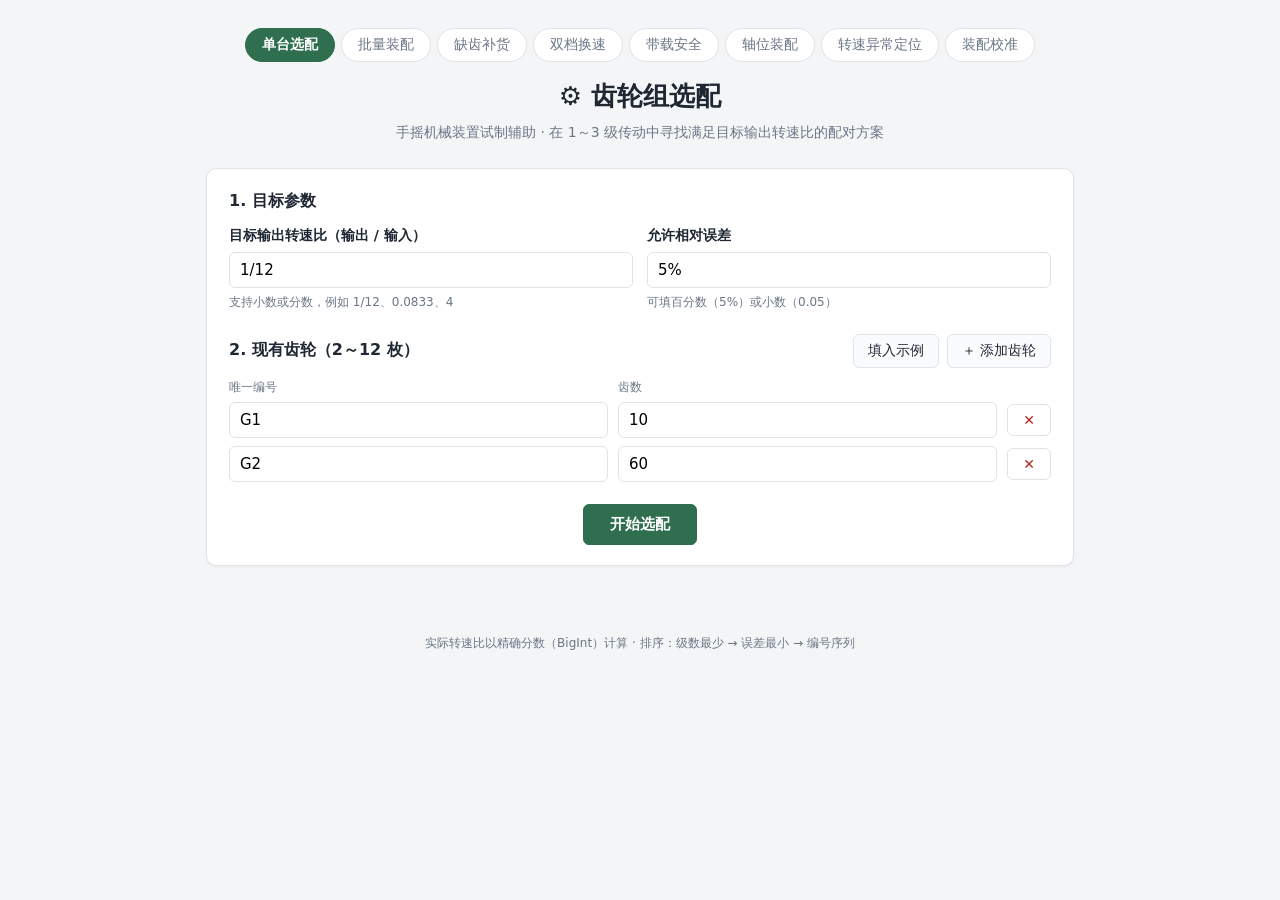
<file: public/index.html>
<!DOCTYPE html>
<html lang="zh-CN">
<head>
  <meta charset="UTF-8" />
  <meta name="viewport" content="width=device-width, initial-scale=1.0" />
  <title>齿轮组选配 · 手摇机械试制</title>
  <link rel="stylesheet" href="styles.css" />
</head>
<body>
  <header class="site-header">
    <nav class="top-nav">
      <a href="/" class="active">单台选配</a>
      <a href="/batch">批量装配</a>
      <a href="/procure">缺齿补货</a>
      <a href="/dual-speed">双档换速</a>
      <a href="/torque">带载安全</a>
      <a href="/layout">轴位装配</a>
      <a href="/diagnose">转速异常定位</a>
      <a href="/phase-reset">装配校准</a>
    </nav>
    <h1>⚙️ 齿轮组选配</h1>
    <p class="subtitle">手摇机械装置试制辅助 · 在 1～3 级传动中寻找满足目标输出转速比的配对方案</p>
  </header>

  <main>
    <form id="search-form" class="card">
      <section>
        <h2>1. 目标参数</h2>
        <div class="grid two">
          <label class="field">
            <span>目标输出转速比（输出 / 输入）</span>
            <input id="target" name="target" value="1/12" placeholder="如 0.0833 或 1/12" required />
            <small>支持小数或分数，例如 1/12、0.0833、4</small>
          </label>
          <label class="field">
            <span>允许相对误差</span>
            <input id="tolerance" name="tolerance" value="5%" placeholder="如 5% 或 0.05" required />
            <small>可填百分数（5%）或小数（0.05）</small>
          </label>
        </div>
      </section>

      <section>
        <div class="section-head">
          <h2>2. 现有齿轮（2～12 枚）</h2>
          <div class="btn-row">
            <button type="button" id="btn-example" class="btn ghost">填入示例</button>
            <button type="button" id="btn-add" class="btn ghost">＋ 添加齿轮</button>
          </div>
        </div>
        <div class="gear-grid-head">
          <span>唯一编号</span><span>齿数</span><span></span>
        </div>
        <div id="gear-rows"></div>
      </section>

      <div class="actions">
        <button type="submit" class="btn primary">开始选配</button>
      </div>

      <p id="form-error" class="alert error" hidden></p>
    </form>

    <section id="result-panel" class="card" hidden>
      <div class="section-head">
        <h2>3. 选配结果</h2>
        <span id="result-summary" class="summary"></span>
      </div>
      <p id="no-solution" class="alert warn" hidden></p>
      <p id="truncated-note" class="muted" hidden></p>
      <div id="result-list"></div>
    </section>
  </main>

  <footer class="site-footer">
    <span>实际转速比以精确分数（BigInt）计算 · 排序：级数最少 → 误差最小 → 编号序列</span>
  </footer>

  <script src="app.js"></script>
</body>
</html>
</file>
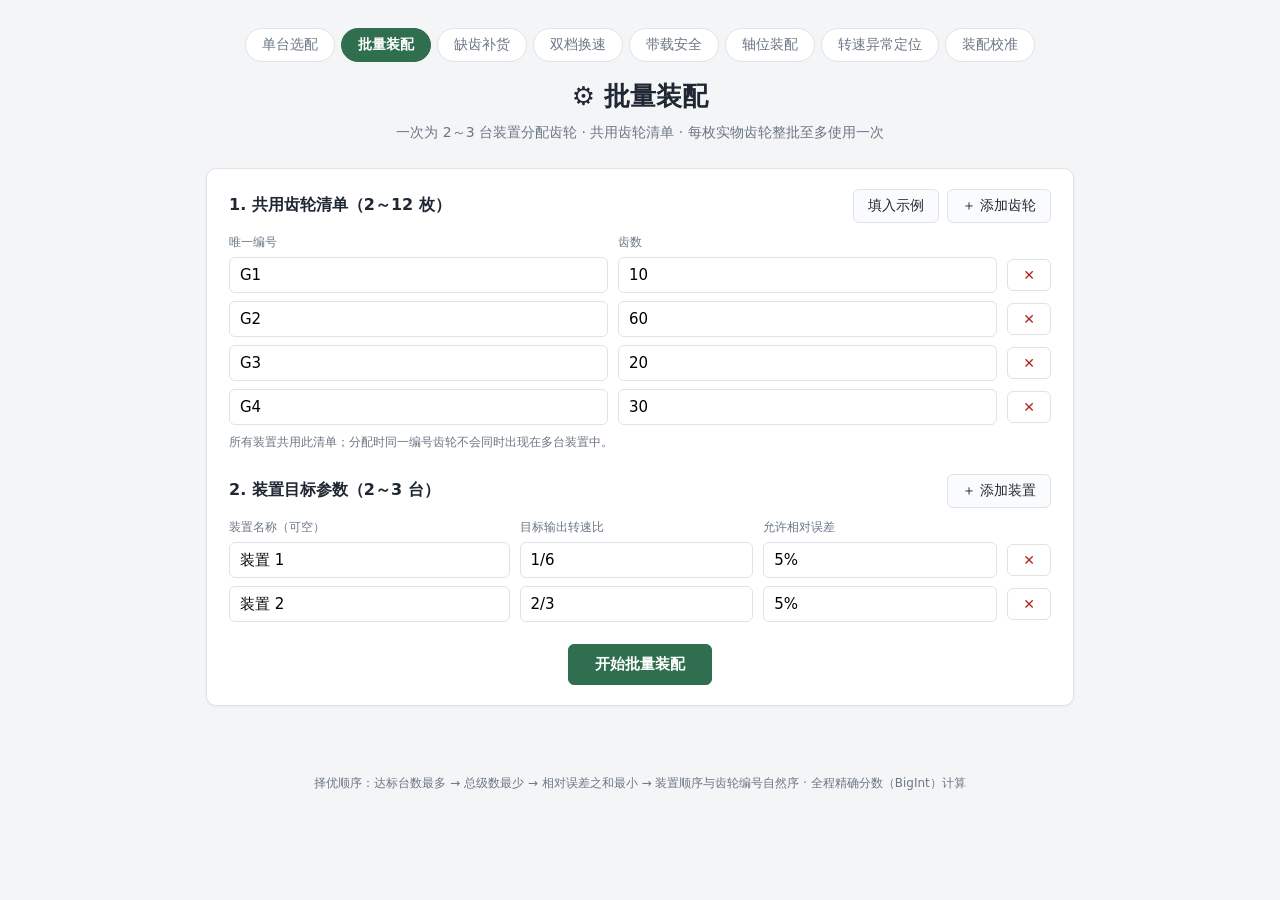
<file: public/batch.html>
<!DOCTYPE html>
<html lang="zh-CN">
<head>
  <meta charset="UTF-8" />
  <meta name="viewport" content="width=device-width, initial-scale=1.0" />
  <title>批量装配 · 齿轮组选配</title>
  <link rel="stylesheet" href="styles.css" />
</head>
<body>
  <header class="site-header">
    <nav class="top-nav">
      <a href="/">单台选配</a>
      <a href="/batch" class="active">批量装配</a>
      <a href="/procure">缺齿补货</a>
      <a href="/dual-speed">双档换速</a>
      <a href="/torque">带载安全</a>
      <a href="/layout">轴位装配</a>
      <a href="/diagnose">转速异常定位</a>
      <a href="/phase-reset">装配校准</a>
    </nav>
    <h1>⚙️ 批量装配</h1>
    <p class="subtitle">一次为 2～3 台装置分配齿轮 · 共用齿轮清单 · 每枚实物齿轮整批至多使用一次</p>
  </header>

  <main>
    <form id="batch-form" class="card">
      <section>
        <div class="section-head">
          <h2>1. 共用齿轮清单（2～12 枚）</h2>
          <div class="btn-row">
            <button type="button" id="btn-example" class="btn ghost">填入示例</button>
            <button type="button" id="btn-add-gear" class="btn ghost">＋ 添加齿轮</button>
          </div>
        </div>
        <div class="gear-grid-head">
          <span>唯一编号</span><span>齿数</span><span></span>
        </div>
        <div id="gear-rows"></div>
        <p class="muted">所有装置共用此清单；分配时同一编号齿轮不会同时出现在多台装置中。</p>
      </section>

      <section>
        <div class="section-head">
          <h2>2. 装置目标参数（2～3 台）</h2>
          <div class="btn-row">
            <button type="button" id="btn-add-device" class="btn ghost">＋ 添加装置</button>
          </div>
        </div>
        <div class="device-grid-head">
          <span>装置名称（可空）</span><span>目标输出转速比</span><span>允许相对误差</span><span></span>
        </div>
        <div id="device-rows"></div>
      </section>

      <div class="actions">
        <button type="submit" class="btn primary">开始批量装配</button>
      </div>

      <p id="form-error" class="alert error" hidden></p>
    </form>

    <section id="result-panel" class="card" hidden>
      <div class="section-head">
        <h2>3. 批量分配结果</h2>
        <span id="result-summary" class="summary"></span>
      </div>
      <div id="device-results"></div>
      <div id="unused-panel" class="unused-panel">
        <h3>未使用齿轮（<span id="unused-count">0</span> 枚）</h3>
        <div id="unused-list" class="chip-list"></div>
      </div>
    </section>
  </main>

  <footer class="site-footer">
    <span>择优顺序：达标台数最多 → 总级数最少 → 相对误差之和最小 → 装置顺序与齿轮编号自然序 · 全程精确分数（BigInt）计算</span>
  </footer>

  <script src="batch.js"></script>
</body>
</html>
</file>
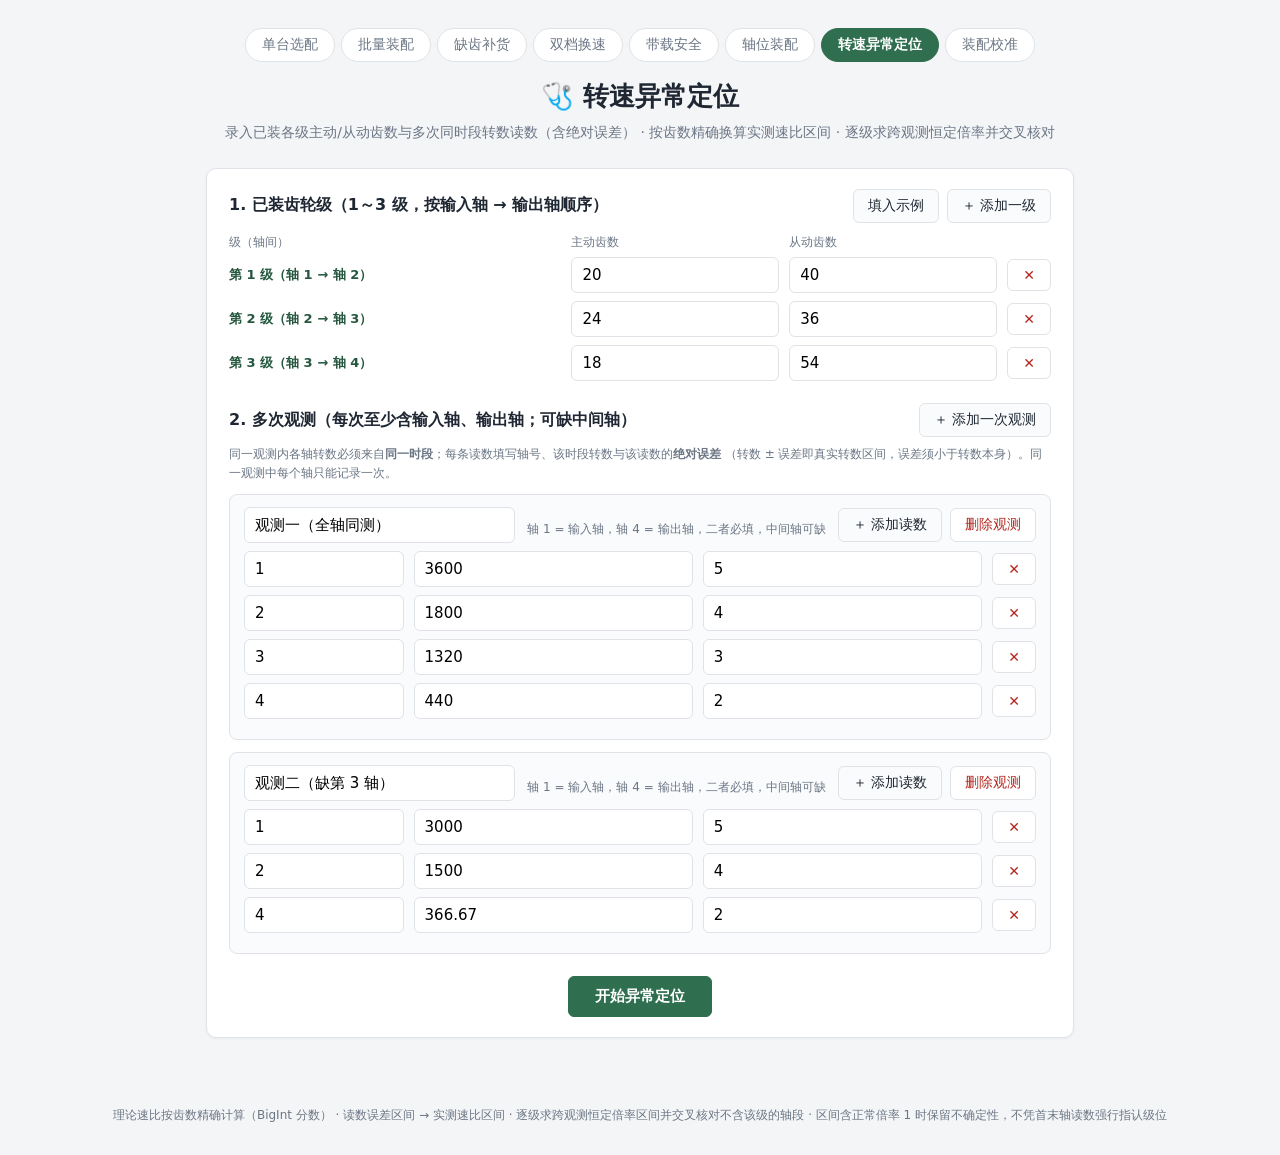
<file: public/diagnose.html>
<!DOCTYPE html>
<html lang="zh-CN">
<head>
  <meta charset="UTF-8" />
  <meta name="viewport" content="width=device-width, initial-scale=1.0" />
  <title>转速异常定位 · 齿轮组选配</title>
  <link rel="stylesheet" href="styles.css" />
</head>
<body>
  <header class="site-header">
    <nav class="top-nav">
      <a href="/">单台选配</a>
      <a href="/batch">批量装配</a>
      <a href="/procure">缺齿补货</a>
      <a href="/dual-speed">双档换速</a>
      <a href="/torque">带载安全</a>
      <a href="/layout">轴位装配</a>
      <a href="/diagnose" class="active">转速异常定位</a>
      <a href="/phase-reset">装配校准</a>
    </nav>
    <h1>🩺 转速异常定位</h1>
    <p class="subtitle">录入已装各级主动/从动齿数与多次同时段转数读数（含绝对误差） · 按齿数精确换算实测速比区间 · 逐级求跨观测恒定倍率并交叉核对</p>
  </header>

  <main>
    <form id="diagnose-form" class="card">
      <section>
        <div class="section-head">
          <h2>1. 已装齿轮级（1～3 级，按输入轴 → 输出轴顺序）</h2>
          <div class="btn-row">
            <button type="button" id="btn-example" class="btn ghost">填入示例</button>
            <button type="button" id="btn-stage-add" class="btn ghost">＋ 添加一级</button>
          </div>
        </div>
        <div class="stage-grid-head">
          <span>级（轴间）</span><span>主动齿数</span><span>从动齿数</span><span></span>
        </div>
        <div id="stage-rows"></div>
      </section>

      <section>
        <div class="section-head">
          <h2>2. 多次观测（每次至少含输入轴、输出轴；可缺中间轴）</h2>
          <div class="btn-row">
            <button type="button" id="btn-obs-add" class="btn ghost">＋ 添加一次观测</button>
          </div>
        </div>
        <p class="muted">
          同一观测内各轴转数必须来自<strong>同一时段</strong>；每条读数填写轴号、该时段转数与该读数的<strong>绝对误差</strong>
          （转数 ± 误差即真实转数区间，误差须小于转数本身）。同一观测中每个轴只能记录一次。
        </p>
        <div id="obs-list"></div>
      </section>

      <div class="actions">
        <button type="submit" class="btn primary">开始异常定位</button>
      </div>

      <p id="form-error" class="alert error" hidden></p>
    </form>

    <section id="result-panel" class="card" hidden>
      <div class="section-head">
        <h2>3. 诊断结果</h2>
        <span id="result-summary" class="summary"></span>
      </div>
      <p id="verdict-alert" class="alert" hidden></p>
      <div id="result-detail"></div>
    </section>
  </main>

  <footer class="site-footer">
    <span>理论速比按齿数精确计算（BigInt 分数） · 读数误差区间 → 实测速比区间 · 逐级求跨观测恒定倍率区间并交叉核对不含该级的轴段 · 区间含正常倍率 1 时保留不确定性，不凭首末轴读数强行指认级位</span>
  </footer>

  <script src="diagnose.js"></script>
</body>
</html>
</file>
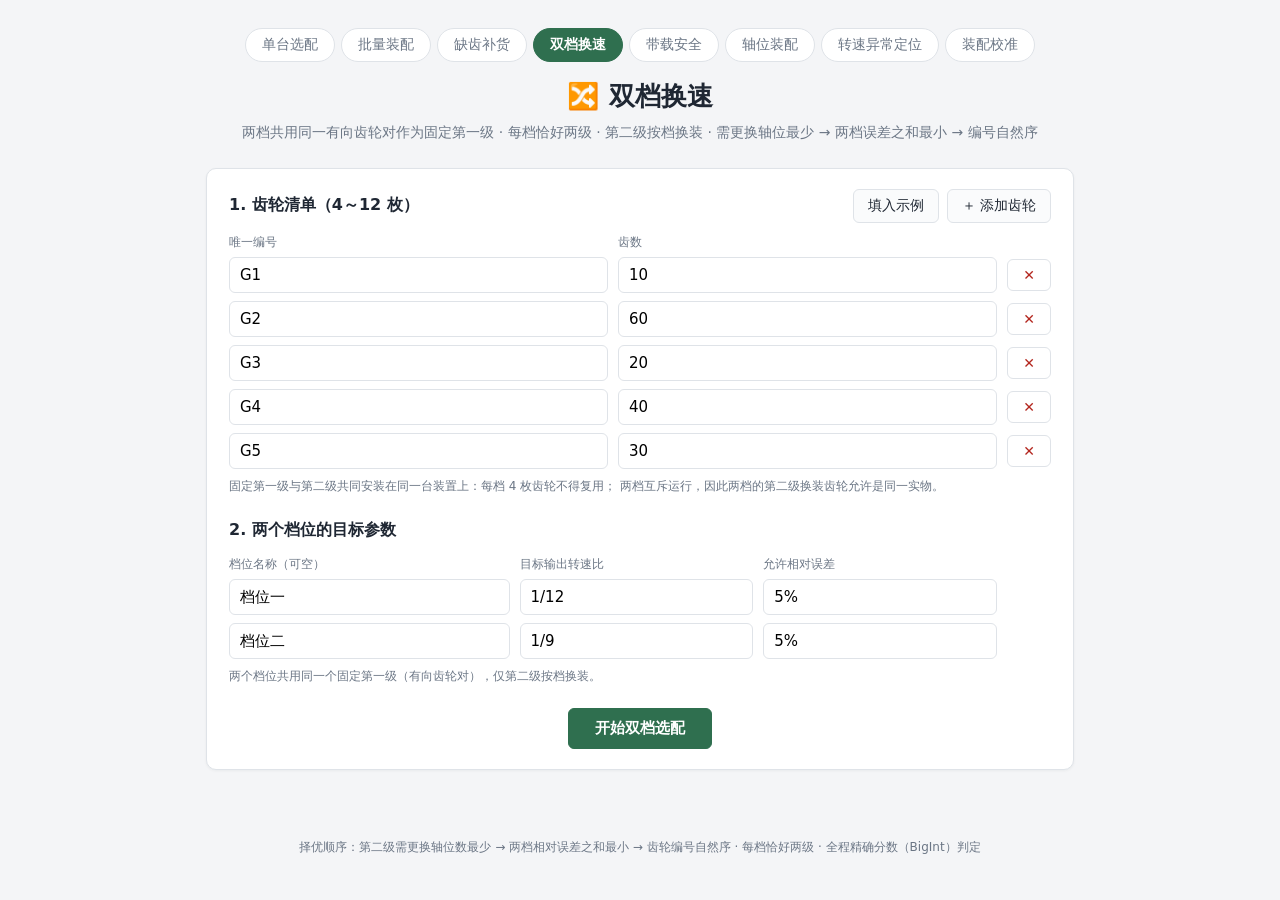
<file: public/dual-speed.html>
<!DOCTYPE html>
<html lang="zh-CN">
<head>
  <meta charset="UTF-8" />
  <meta name="viewport" content="width=device-width, initial-scale=1.0" />
  <title>双档换速 · 齿轮组选配</title>
  <link rel="stylesheet" href="styles.css" />
</head>
<body>
  <header class="site-header">
    <nav class="top-nav">
      <a href="/">单台选配</a>
      <a href="/batch">批量装配</a>
      <a href="/procure">缺齿补货</a>
      <a href="/dual-speed" class="active">双档换速</a>
      <a href="/torque">带载安全</a>
      <a href="/layout">轴位装配</a>
      <a href="/diagnose">转速异常定位</a>
      <a href="/phase-reset">装配校准</a>
    </nav>
    <h1>🔀 双档换速</h1>
    <p class="subtitle">两档共用同一有向齿轮对作为固定第一级 · 每档恰好两级 · 第二级按档换装 · 需更换轴位最少 → 两档误差之和最小 → 编号自然序</p>
  </header>

  <main>
    <form id="dual-form" class="card">
      <section>
        <div class="section-head">
          <h2>1. 齿轮清单（4～12 枚）</h2>
          <div class="btn-row">
            <button type="button" id="btn-example" class="btn ghost">填入示例</button>
            <button type="button" id="btn-add-gear" class="btn ghost">＋ 添加齿轮</button>
          </div>
        </div>
        <div class="gear-grid-head">
          <span>唯一编号</span><span>齿数</span><span></span>
        </div>
        <div id="gear-rows"></div>
        <p class="muted">
          固定第一级与第二级共同安装在同一台装置上：每档 4 枚齿轮不得复用；
          两档互斥运行，因此两档的第二级换装齿轮允许是同一实物。
        </p>
      </section>

      <section>
        <h2>2. 两个档位的目标参数</h2>
        <div class="device-grid-head">
          <span>档位名称（可空）</span><span>目标输出转速比</span><span>允许相对误差</span><span></span>
        </div>
        <div id="speed-rows"></div>
        <p class="muted">两个档位共用同一个固定第一级（有向齿轮对），仅第二级按档换装。</p>
      </section>

      <div class="actions">
        <button type="submit" class="btn primary">开始双档选配</button>
      </div>

      <p id="form-error" class="alert error" hidden></p>
    </form>

    <section id="result-panel" class="card" hidden>
      <div class="section-head">
        <h2>3. 双档选配结果</h2>
        <span id="result-summary" class="summary"></span>
      </div>
      <p id="result-banner" class="alert" hidden></p>
      <div id="no-solution-detail"></div>

      <div id="result-body" hidden>
        <div id="fixed-panel"></div>

        <h3 class="block-title">两档换装方案</h3>
        <div id="speed-results"></div>

        <div id="change-panel" class="unused-panel"></div>
      </div>
    </section>
  </main>

  <footer class="site-footer">
    <span>择优顺序：第二级需更换轴位数最少 → 两档相对误差之和最小 → 齿轮编号自然序 · 每档恰好两级 · 全程精确分数（BigInt）判定</span>
  </footer>

  <script src="dual-speed.js"></script>
</body>
</html>
</file>
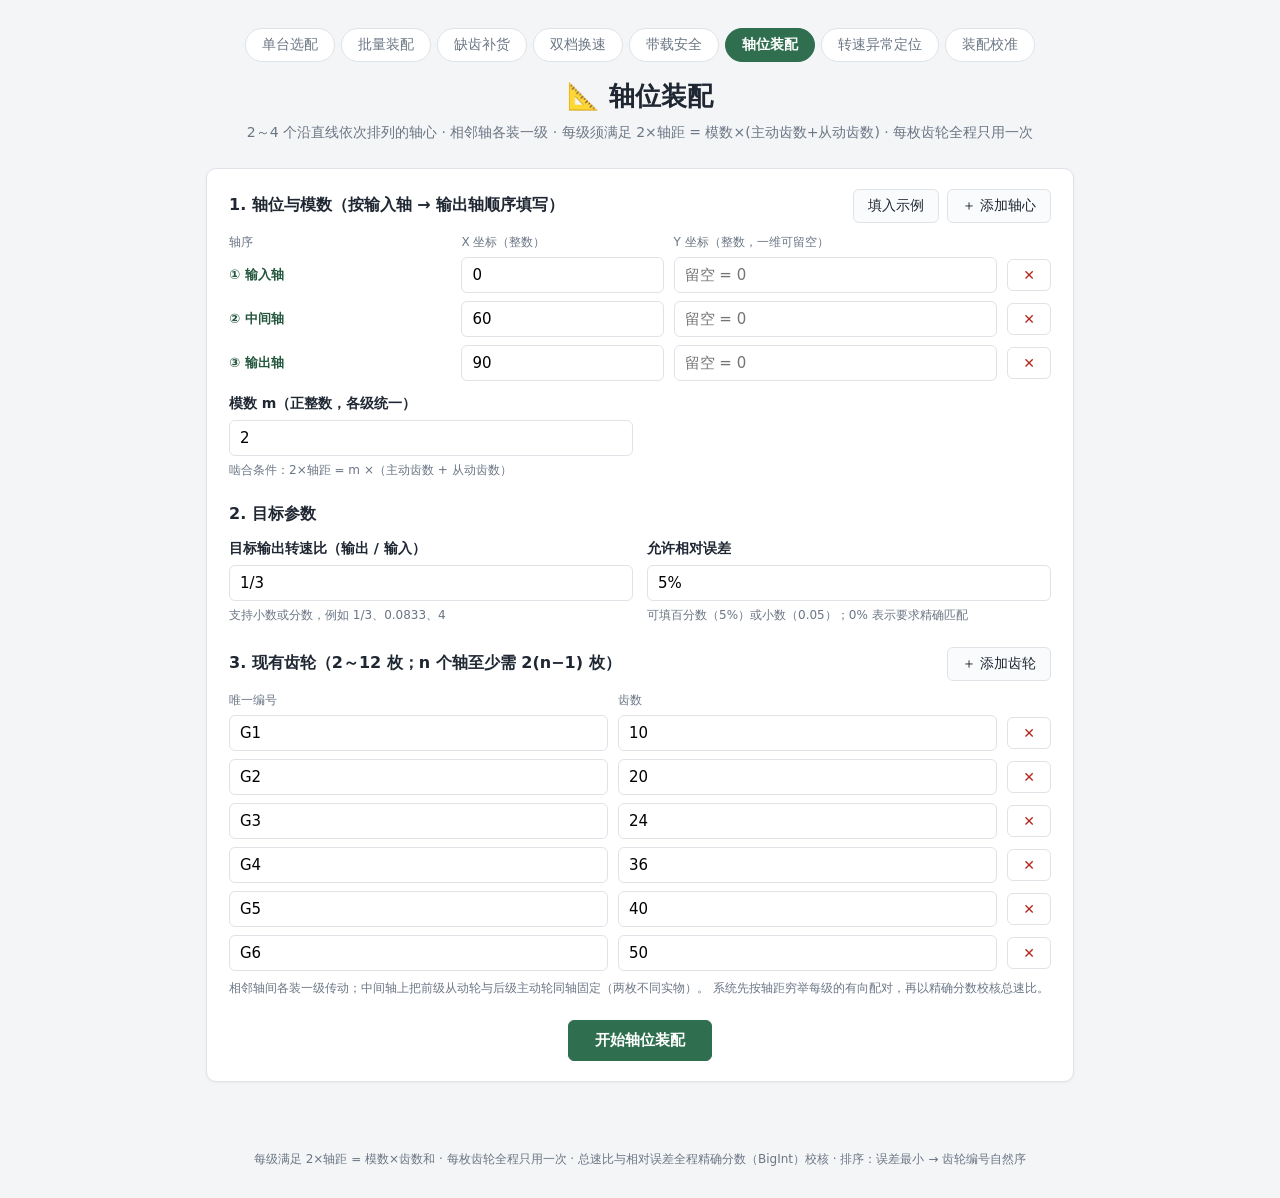
<file: public/layout.html>
<!DOCTYPE html>
<html lang="zh-CN">
<head>
  <meta charset="UTF-8" />
  <meta name="viewport" content="width=device-width, initial-scale=1.0" />
  <title>轴位装配 · 齿轮组选配</title>
  <link rel="stylesheet" href="styles.css" />
</head>
<body>
  <header class="site-header">
    <nav class="top-nav">
      <a href="/">单台选配</a>
      <a href="/batch">批量装配</a>
      <a href="/procure">缺齿补货</a>
      <a href="/dual-speed">双档换速</a>
      <a href="/torque">带载安全</a>
      <a href="/layout" class="active">轴位装配</a>
      <a href="/diagnose">转速异常定位</a>
      <a href="/phase-reset">装配校准</a>
    </nav>
    <h1>📐 轴位装配</h1>
    <p class="subtitle">2～4 个沿直线依次排列的轴心 · 相邻轴各装一级 · 每级须满足 2×轴距 = 模数×(主动齿数+从动齿数) · 每枚齿轮全程只用一次</p>
  </header>

  <main>
    <form id="layout-form" class="card">
      <section>
        <div class="section-head">
          <h2>1. 轴位与模数（按输入轴 → 输出轴顺序填写）</h2>
          <div class="btn-row">
            <button type="button" id="btn-example" class="btn ghost">填入示例</button>
            <button type="button" id="btn-axis-add" class="btn ghost">＋ 添加轴心</button>
          </div>
        </div>
        <div class="axis-grid-head">
          <span>轴序</span><span>X 坐标（整数）</span><span>Y 坐标（整数，一维可留空）</span><span></span>
        </div>
        <div id="axis-rows"></div>
        <div class="grid two" style="margin-top:12px;">
          <label class="field">
            <span>模数 m（正整数，各级统一）</span>
            <input id="module" name="module" type="number" min="1" max="100000" step="1" value="2" required />
            <small>啮合条件：2×轴距 = m ×（主动齿数 + 从动齿数）</small>
          </label>
        </div>
      </section>

      <section>
        <h2>2. 目标参数</h2>
        <div class="grid two">
          <label class="field">
            <span>目标输出转速比（输出 / 输入）</span>
            <input id="target" name="target" value="1/3" placeholder="如 0.0833 或 1/12" required />
            <small>支持小数或分数，例如 1/3、0.0833、4</small>
          </label>
          <label class="field">
            <span>允许相对误差</span>
            <input id="tolerance" name="tolerance" value="5%" placeholder="如 5% 或 0.05" required />
            <small>可填百分数（5%）或小数（0.05）；0% 表示要求精确匹配</small>
          </label>
        </div>
      </section>

      <section>
        <div class="section-head">
          <h2>3. 现有齿轮（2～12 枚；n 个轴至少需 2(n−1) 枚）</h2>
          <div class="btn-row">
            <button type="button" id="btn-gear-add" class="btn ghost">＋ 添加齿轮</button>
          </div>
        </div>
        <div class="gear-grid-head">
          <span>唯一编号</span><span>齿数</span><span></span>
        </div>
        <div id="gear-rows"></div>
        <p class="muted">
          相邻轴间各装一级传动；中间轴上把前级从动轮与后级主动轮同轴固定（两枚不同实物）。
          系统先按轴距穷举每级的有向配对，再以精确分数校核总速比。
        </p>
      </section>

      <div class="actions">
        <button type="submit" class="btn primary">开始轴位装配</button>
      </div>

      <p id="form-error" class="alert error" hidden></p>
    </form>

    <section id="result-panel" class="card" hidden>
      <div class="section-head">
        <h2>4. 装配结果</h2>
        <span id="result-summary" class="summary"></span>
      </div>
      <p id="no-solution" class="alert" hidden></p>
      <div id="geometry-panel"></div>
      <div id="result-detail"></div>
    </section>
  </main>

  <footer class="site-footer">
    <span>每级满足 2×轴距 = 模数×齿数和 · 每枚齿轮全程只用一次 · 总速比与相对误差全程精确分数（BigInt）校核 · 排序：误差最小 → 齿轮编号自然序</span>
  </footer>

  <script src="layout.js"></script>
</body>
</html>
</file>
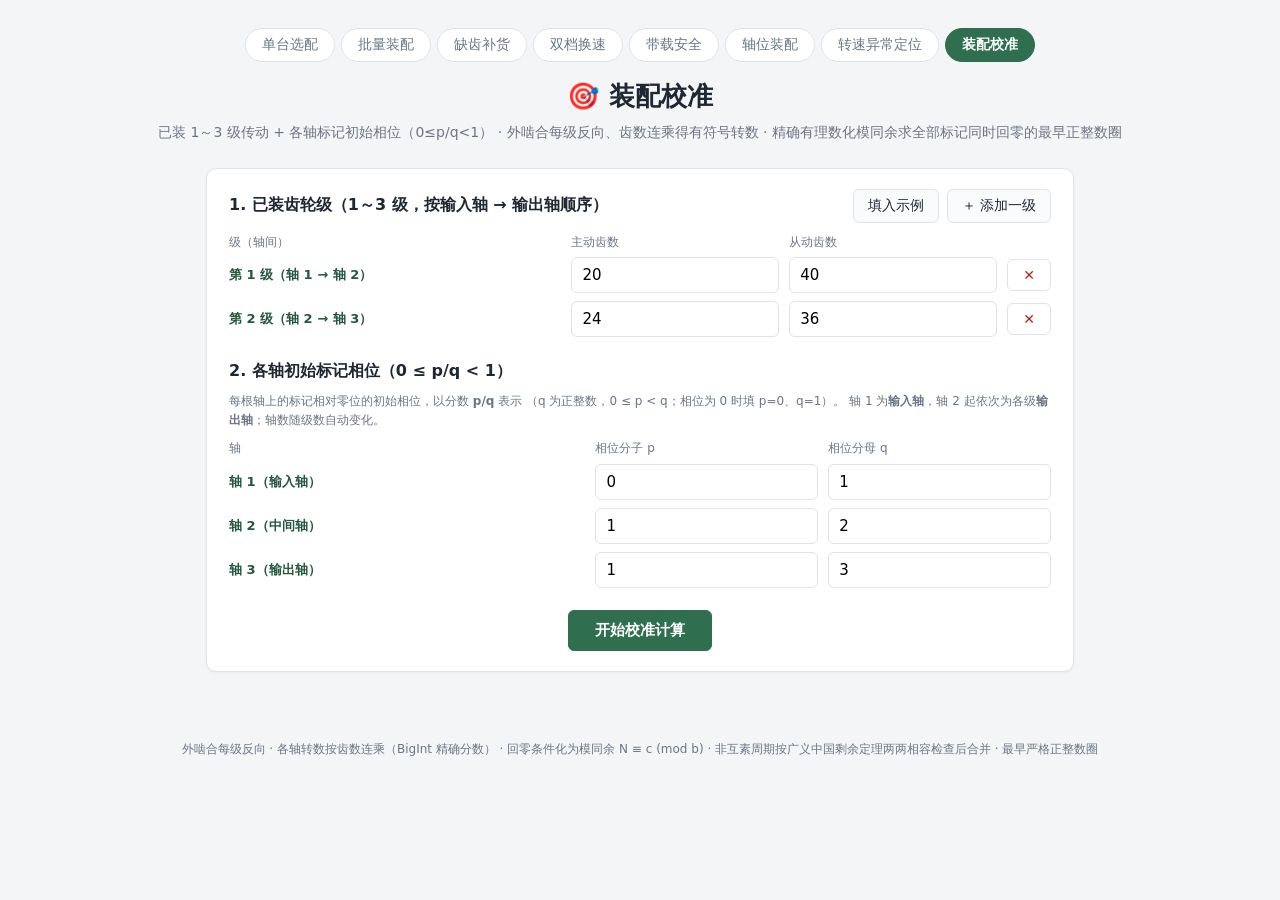
<file: public/phase-reset.html>
<!DOCTYPE html>
<html lang="zh-CN">
<head>
  <meta charset="UTF-8" />
  <meta name="viewport" content="width=device-width, initial-scale=1.0" />
  <title>装配校准 · 齿轮组选配</title>
  <link rel="stylesheet" href="styles.css" />
</head>
<body>
  <header class="site-header">
    <nav class="top-nav">
      <a href="/">单台选配</a>
      <a href="/batch">批量装配</a>
      <a href="/procure">缺齿补货</a>
      <a href="/dual-speed">双档换速</a>
      <a href="/torque">带载安全</a>
      <a href="/layout">轴位装配</a>
      <a href="/diagnose">转速异常定位</a>
      <a href="/phase-reset" class="active">装配校准</a>
    </nav>
    <h1>🎯 装配校准</h1>
    <p class="subtitle">已装 1～3 级传动 + 各轴标记初始相位（0≤p/q&lt;1） · 外啮合每级反向、齿数连乘得有符号转数 · 精确有理数化模同余求全部标记同时回零的最早正整数圈</p>
  </header>

  <main>
    <form id="phase-form" class="card">
      <section>
        <div class="section-head">
          <h2>1. 已装齿轮级（1～3 级，按输入轴 → 输出轴顺序）</h2>
          <div class="btn-row">
            <button type="button" id="btn-example" class="btn ghost">填入示例</button>
            <button type="button" id="btn-stage-add" class="btn ghost">＋ 添加一级</button>
          </div>
        </div>
        <div class="stage-grid-head">
          <span>级（轴间）</span><span>主动齿数</span><span>从动齿数</span><span></span>
        </div>
        <div id="stage-rows"></div>
      </section>

      <section>
        <div class="section-head">
          <h2>2. 各轴初始标记相位（0 ≤ p/q &lt; 1）</h2>
        </div>
        <p class="muted">
          每根轴上的标记相对零位的初始相位，以分数 <strong>p/q</strong> 表示
          （q 为正整数，0 ≤ p &lt; q；相位为 0 时填 p=0、q=1）。
          轴 1 为<strong>输入轴</strong>，轴 2 起依次为各级<strong>输出轴</strong>；轴数随级数自动变化。
        </p>
        <div class="phase-grid-head">
          <span>轴</span><span>相位分子 p</span><span>相位分母 q</span>
        </div>
        <div id="phase-rows"></div>
      </section>

      <div class="actions">
        <button type="submit" class="btn primary">开始校准计算</button>
      </div>

      <p id="form-error" class="alert error" hidden></p>
    </form>

    <section id="result-panel" class="card" hidden>
      <div class="section-head">
        <h2>3. 校准结果</h2>
        <span id="result-summary" class="summary"></span>
      </div>
      <p id="verdict-alert" class="alert" hidden></p>
      <div id="result-detail"></div>
    </section>
  </main>

  <footer class="site-footer">
    <span>外啮合每级反向 · 各轴转数按齿数连乘（BigInt 精确分数） · 回零条件化为模同余 N ≡ c (mod b) · 非互素周期按广义中国剩余定理两两相容检查后合并 · 最早严格正整数圈</span>
  </footer>

  <script src="phase-reset.js"></script>
</body>
</html>
</file>
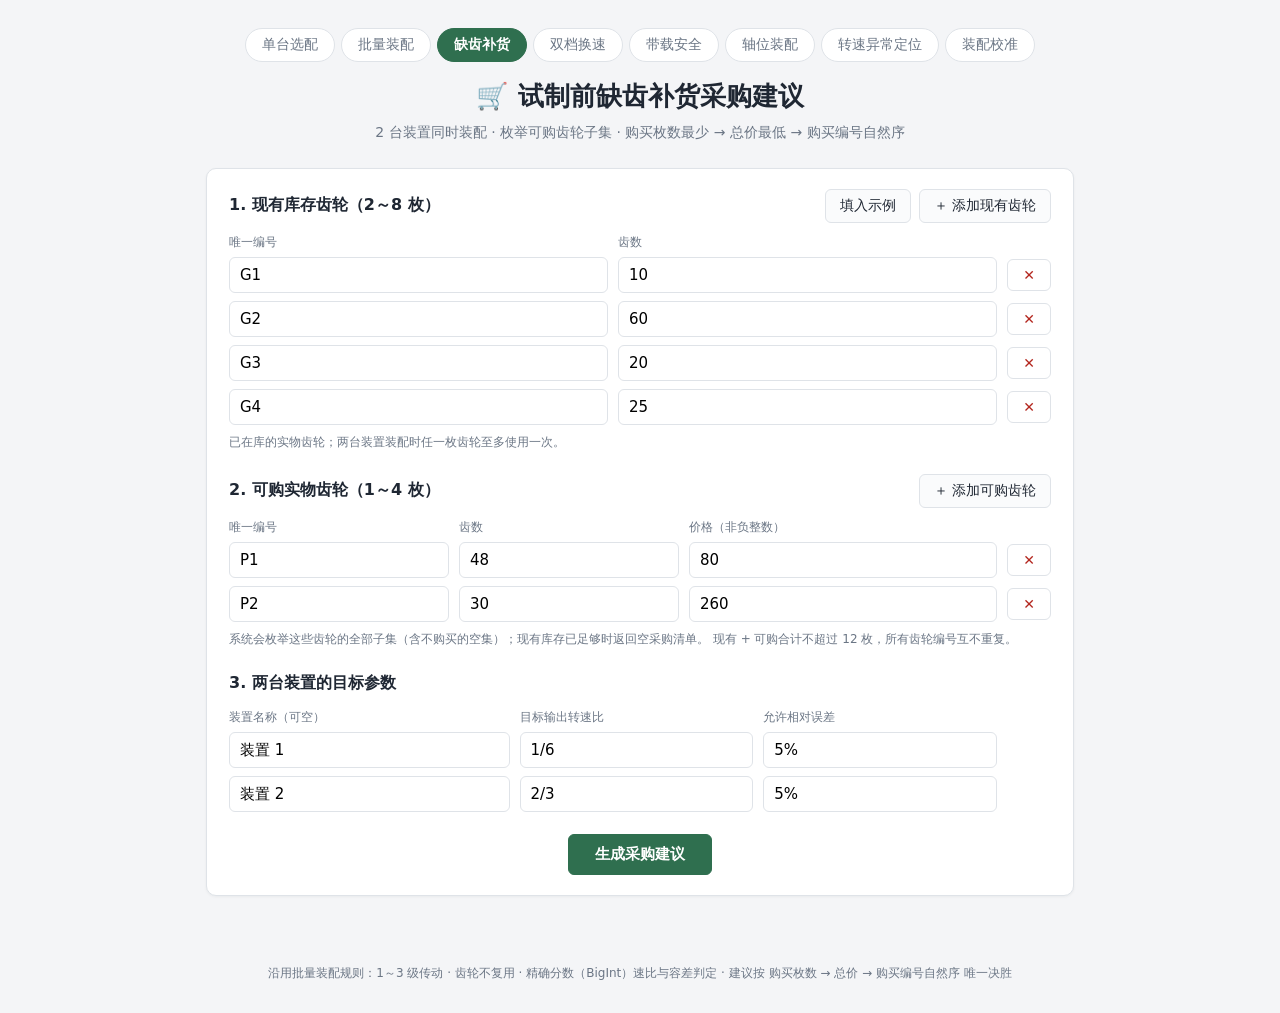
<file: public/procure.html>
<!DOCTYPE html>
<html lang="zh-CN">
<head>
  <meta charset="UTF-8" />
  <meta name="viewport" content="width=device-width, initial-scale=1.0" />
  <title>缺齿补货采购建议 · 齿轮组选配</title>
  <link rel="stylesheet" href="styles.css" />
</head>
<body>
  <header class="site-header">
    <nav class="top-nav">
      <a href="/">单台选配</a>
      <a href="/batch">批量装配</a>
      <a href="/procure" class="active">缺齿补货</a>
      <a href="/dual-speed">双档换速</a>
      <a href="/torque">带载安全</a>
      <a href="/layout">轴位装配</a>
      <a href="/diagnose">转速异常定位</a>
      <a href="/phase-reset">装配校准</a>
    </nav>
    <h1>🛒 试制前缺齿补货采购建议</h1>
    <p class="subtitle">2 台装置同时装配 · 枚举可购齿轮子集 · 购买枚数最少 → 总价最低 → 购买编号自然序</p>
  </header>

  <main>
    <form id="procure-form" class="card">
      <section>
        <div class="section-head">
          <h2>1. 现有库存齿轮（2～8 枚）</h2>
          <div class="btn-row">
            <button type="button" id="btn-example" class="btn ghost">填入示例</button>
            <button type="button" id="btn-add-existing" class="btn ghost">＋ 添加现有齿轮</button>
          </div>
        </div>
        <div class="gear-grid-head">
          <span>唯一编号</span><span>齿数</span><span></span>
        </div>
        <div id="existing-rows"></div>
        <p class="muted">已在库的实物齿轮；两台装置装配时任一枚齿轮至多使用一次。</p>
      </section>

      <section>
        <div class="section-head">
          <h2>2. 可购实物齿轮（1～4 枚）</h2>
          <div class="btn-row">
            <button type="button" id="btn-add-buyable" class="btn ghost">＋ 添加可购齿轮</button>
          </div>
        </div>
        <div class="buyable-grid-head">
          <span>唯一编号</span><span>齿数</span><span>价格（非负整数）</span><span></span>
        </div>
        <div id="buyable-rows"></div>
        <p class="muted">
          系统会枚举这些齿轮的全部子集（含不购买的空集）；现有库存已足够时返回空采购清单。
          现有 + 可购合计不超过 12 枚，所有齿轮编号互不重复。
        </p>
      </section>

      <section>
        <h2>3. 两台装置的目标参数</h2>
        <div class="device-grid-head">
          <span>装置名称（可空）</span><span>目标输出转速比</span><span>允许相对误差</span><span></span>
        </div>
        <div id="device-rows"></div>
      </section>

      <div class="actions">
        <button type="submit" class="btn primary">生成采购建议</button>
      </div>

      <p id="form-error" class="alert error" hidden></p>
    </form>

    <section id="result-panel" class="card" hidden>
      <div class="section-head">
        <h2>4. 采购建议</h2>
        <span id="result-summary" class="summary"></span>
      </div>
      <p id="result-banner" class="alert" hidden></p>

      <div id="purchase-panel" hidden>
        <h3 class="block-title">建议购买清单（<span id="purchase-count">0</span> 枚，合计 <span id="purchase-price">0</span>）</h3>
        <div id="purchase-list" class="chip-list"></div>
      </div>

      <div id="device-results"></div>

      <div id="unused-panel" class="unused-panel" hidden>
        <h3>未使用齿轮（<span id="unused-count">0</span> 枚）</h3>
        <div id="unused-list" class="chip-list"></div>
      </div>
    </section>
  </main>

  <footer class="site-footer">
    <span>沿用批量装配规则：1～3 级传动 · 齿轮不复用 · 精确分数（BigInt）速比与容差判定 · 建议按 购买枚数 → 总价 → 购买编号自然序 唯一决胜</span>
  </footer>

  <script src="procure.js"></script>
</body>
</html>
</file>
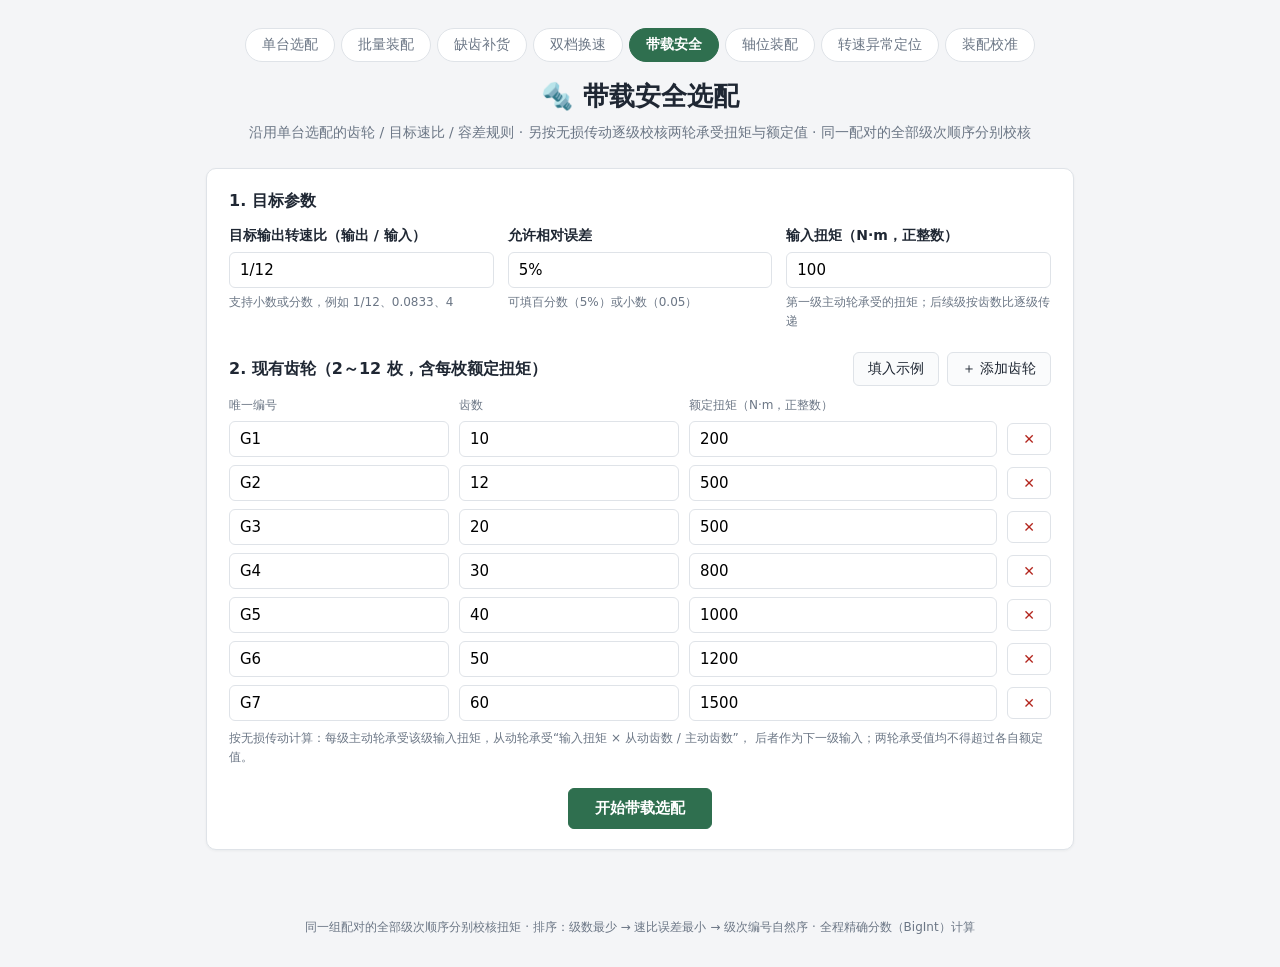
<file: public/torque.html>
<!DOCTYPE html>
<html lang="zh-CN">
<head>
  <meta charset="UTF-8" />
  <meta name="viewport" content="width=device-width, initial-scale=1.0" />
  <title>带载安全选配 · 齿轮组选配</title>
  <link rel="stylesheet" href="styles.css" />
</head>
<body>
  <header class="site-header">
    <nav class="top-nav">
      <a href="/">单台选配</a>
      <a href="/batch">批量装配</a>
      <a href="/procure">缺齿补货</a>
      <a href="/dual-speed">双档换速</a>
      <a href="/torque" class="active">带载安全</a>
      <a href="/layout">轴位装配</a>
      <a href="/diagnose">转速异常定位</a>
      <a href="/phase-reset">装配校准</a>
    </nav>
    <h1>🔩 带载安全选配</h1>
    <p class="subtitle">沿用单台选配的齿轮 / 目标速比 / 容差规则 · 另按无损传动逐级校核两轮承受扭矩与额定值 · 同一配对的全部级次顺序分别校核</p>
  </header>

  <main>
    <form id="torque-form" class="card">
      <section>
        <h2>1. 目标参数</h2>
        <div class="grid three">
          <label class="field">
            <span>目标输出转速比（输出 / 输入）</span>
            <input id="target" name="target" value="1/12" placeholder="如 0.0833 或 1/12" required />
            <small>支持小数或分数，例如 1/12、0.0833、4</small>
          </label>
          <label class="field">
            <span>允许相对误差</span>
            <input id="tolerance" name="tolerance" value="5%" placeholder="如 5% 或 0.05" required />
            <small>可填百分数（5%）或小数（0.05）</small>
          </label>
          <label class="field">
            <span>输入扭矩（N·m，正整数）</span>
            <input id="input-torque" name="inputTorque" type="number" min="1" max="1000000000000" step="1" value="100" required />
            <small>第一级主动轮承受的扭矩；后续级按齿数比逐级传递</small>
          </label>
        </div>
      </section>

      <section>
        <div class="section-head">
          <h2>2. 现有齿轮（2～12 枚，含每枚额定扭矩）</h2>
          <div class="btn-row">
            <button type="button" id="btn-example" class="btn ghost">填入示例</button>
            <button type="button" id="btn-add" class="btn ghost">＋ 添加齿轮</button>
          </div>
        </div>
        <div class="rated-grid-head">
          <span>唯一编号</span><span>齿数</span><span>额定扭矩（N·m，正整数）</span><span></span>
        </div>
        <div id="gear-rows"></div>
        <p class="muted">
          按无损传动计算：每级主动轮承受该级输入扭矩，从动轮承受“输入扭矩 × 从动齿数 / 主动齿数”，
          后者作为下一级输入；两轮承受值均不得超过各自额定值。
        </p>
      </section>

      <div class="actions">
        <button type="submit" class="btn primary">开始带载选配</button>
      </div>

      <p id="form-error" class="alert error" hidden></p>
    </form>

    <section id="result-panel" class="card" hidden>
      <div class="section-head">
        <h2>3. 带载选配结果</h2>
        <span id="result-summary" class="summary"></span>
      </div>
      <p id="no-solution" class="alert" hidden></p>
      <p id="truncated-note" class="muted" hidden></p>
      <div id="result-list"></div>
    </section>
  </main>

  <footer class="site-footer">
    <span>同一组配对的全部级次顺序分别校核扭矩 · 排序：级数最少 → 速比误差最小 → 级次编号自然序 · 全程精确分数（BigInt）计算</span>
  </footer>

  <script src="torque.js"></script>
</body>
</html>
</file>
<file: public/styles.css>
:root {
  --bg: #f4f5f7;
  --card: #ffffff;
  --ink: #1f2733;
  --muted: #6b7685;
  --line: #dfe3e8;
  --brand: #2f6f4f;
  --brand-dark: #24573e;
  --accent: #e8f3ec;
  --danger: #b3261e;
  --danger-bg: #fdecea;
  --warn: #8a5a00;
  --warn-bg: #fff6e0;
  --radius: 10px;
}

* { box-sizing: border-box; }

body {
  margin: 0;
  font-family: "PingFang SC", "Microsoft YaHei", "Noto Sans CJK SC", system-ui, sans-serif;
  background: var(--bg);
  color: var(--ink);
  line-height: 1.55;
}

.site-header {
  padding: 28px 20px 12px;
  text-align: center;
}
.site-header h1 { margin: 0 0 6px; font-size: 26px; }
.subtitle { margin: 0; color: var(--muted); font-size: 14px; }

.top-nav {
  display: flex;
  justify-content: center;
  gap: 6px;
  margin-bottom: 14px;
}
.top-nav a {
  padding: 5px 16px;
  border-radius: 999px;
  border: 1px solid var(--line);
  background: #fff;
  color: var(--muted);
  text-decoration: none;
  font-size: 14px;
}
.top-nav a:hover { border-color: #b9c1cc; color: var(--ink); }
.top-nav a.active {
  background: var(--brand);
  border-color: var(--brand);
  color: #fff;
  font-weight: 600;
}

main {
  max-width: 900px;
  margin: 0 auto;
  padding: 12px 16px 40px;
}

.card {
  background: var(--card);
  border: 1px solid var(--line);
  border-radius: var(--radius);
  padding: 20px 22px;
  margin-bottom: 18px;
  box-shadow: 0 1px 3px rgba(20, 30, 40, 0.05);
}

h2 { font-size: 16px; margin: 0 0 12px; }

.grid.two {
  display: grid;
  grid-template-columns: 1fr 1fr;
  gap: 14px;
}
.grid.three {
  display: grid;
  grid-template-columns: 1fr 1fr 1fr;
  gap: 14px;
}
@media (max-width: 640px) {
  .grid.two, .grid.three { grid-template-columns: 1fr; }
}

.field { display: flex; flex-direction: column; gap: 5px; }
.field > span { font-size: 14px; font-weight: 600; }
.field small { color: var(--muted); font-size: 12px; }

input[type="text"], input[type="number"], input:not([type]) {
  width: 100%;
  padding: 8px 10px;
  border: 1px solid var(--line);
  border-radius: 6px;
  font-size: 15px;
  font-family: inherit;
}
input:focus { outline: 2px solid var(--brand); outline-offset: 0; border-color: var(--brand); }

section + section { margin-top: 22px; }

.section-head {
  display: flex;
  align-items: center;
  justify-content: space-between;
  gap: 12px;
  flex-wrap: wrap;
}
.section-head h2 { margin: 0; }

.btn-row { display: flex; gap: 8px; }

.btn {
  border-radius: 6px;
  padding: 7px 14px;
  font-size: 14px;
  cursor: pointer;
  border: 1px solid var(--line);
  background: #fff;
  color: var(--ink);
  font-family: inherit;
}
.btn:hover { border-color: #b9c1cc; }
.btn.ghost { background: #fafbfc; }
.btn.primary {
  background: var(--brand);
  border-color: var(--brand);
  color: #fff;
  font-weight: 600;
  padding: 10px 26px;
  font-size: 15px;
}
.btn.primary:hover { background: var(--brand-dark); }
.btn.danger-ghost { color: var(--danger); }

.gear-grid-head,
.gear-row {
  display: grid;
  grid-template-columns: 1fr 1fr 44px;
  gap: 10px;
  align-items: center;
}
.gear-grid-head {
  margin: 10px 0 6px;
  font-size: 12px;
  color: var(--muted);
}
.gear-row { margin-bottom: 8px; }

.actions { margin-top: 22px; text-align: center; }

.alert {
  margin-top: 14px;
  padding: 10px 14px;
  border-radius: 6px;
  font-size: 14px;
}
.alert.error { background: var(--danger-bg); color: var(--danger); border: 1px solid #f3c2bd; }
.alert.warn { background: var(--warn-bg); color: var(--warn); border: 1px solid #f0ddaa; }
.alert.ok { background: var(--accent); color: var(--brand-dark); border: 1px solid #a9d3bb; }

.muted { color: var(--muted); font-size: 12px; margin: 8px 0 0; }

.summary { font-size: 13px; color: var(--muted); }

.solution {
  border: 1px solid var(--line);
  border-radius: 8px;
  padding: 14px 16px;
  margin-top: 12px;
}
.solution.best { border-color: var(--brand); background: var(--accent); }

.solution-head {
  display: flex;
  justify-content: space-between;
  align-items: baseline;
  gap: 10px;
  flex-wrap: wrap;
  margin-bottom: 8px;
}
.solution-title { font-weight: 700; font-size: 15px; }
.badge {
  display: inline-block;
  font-size: 12px;
  font-weight: 600;
  padding: 1px 8px;
  border-radius: 999px;
  background: var(--brand);
  color: #fff;
  margin-right: 6px;
}
.solution-meta { font-size: 13px; color: var(--muted); }
.solution-meta strong { color: var(--ink); }

table.pairs { width: 100%; border-collapse: collapse; margin-top: 6px; font-size: 14px; }
table.pairs th, table.pairs td {
  border: 1px solid var(--line);
  padding: 6px 10px;
  text-align: center;
}
table.pairs th { background: #f0f2f5; font-weight: 600; }
.gear-id { font-family: ui-monospace, SFMono-Regular, Menlo, Consolas, monospace; }
.frac { font-family: ui-monospace, SFMono-Regular, Menlo, Consolas, monospace; white-space: nowrap; }

.site-footer {
  text-align: center;
  color: var(--muted);
  font-size: 12px;
  padding: 10px 0 30px;
}

/* ---------------- 批量装配 ---------------- */

.device-grid-head,
.device-row {
  display: grid;
  grid-template-columns: 1.2fr 1fr 1fr 44px;
  gap: 10px;
  align-items: center;
}
.device-grid-head {
  margin: 10px 0 6px;
  font-size: 12px;
  color: var(--muted);
}
.device-row { margin-bottom: 8px; }
@media (max-width: 640px) {
  .device-grid-head,
  .device-row { grid-template-columns: 1fr 1fr; }
}

.solution.miss { border-color: #e5c07b; background: var(--warn-bg); }

.badge.badge-ok { background: var(--brand); }
.badge.badge-miss {
  background: var(--warn);
}

.unused-panel { margin-top: 18px; }
.unused-panel h3 { font-size: 14px; margin: 0 0 8px; }
.chip-list { display: flex; flex-wrap: wrap; gap: 8px; }
.chip {
  display: inline-block;
  padding: 3px 12px;
  border-radius: 999px;
  border: 1px solid var(--line);
  background: #fafbfc;
  font-size: 13px;
  font-family: ui-monospace, SFMono-Regular, Menlo, Consolas, monospace;
}
.chip-buy {
  border-color: var(--brand);
  background: var(--accent);
  color: var(--brand-dark);
  font-weight: 600;
}

/* ---------------- 缺齿补货采购建议 ---------------- */

.buyable-grid-head,
.buyable-row {
  display: grid;
  grid-template-columns: 1fr 1fr 1.4fr 44px;
  gap: 10px;
  align-items: center;
}
.buyable-grid-head {
  margin: 10px 0 6px;
  font-size: 12px;
  color: var(--muted);
}
.buyable-row { margin-bottom: 8px; }
@media (max-width: 640px) {
  .buyable-grid-head,
  .buyable-row { grid-template-columns: 1fr 1fr; }
}

.block-title { font-size: 14px; margin: 16px 0 8px; }

/* ---------------- 带载安全选配 ---------------- */

.rated-grid-head,
.rated-row {
  display: grid;
  grid-template-columns: 1fr 1fr 1.4fr 44px;
  gap: 10px;
  align-items: center;
}
.rated-grid-head {
  margin: 10px 0 6px;
  font-size: 12px;
  color: var(--muted);
}
.rated-row { margin-bottom: 8px; }
@media (max-width: 640px) {
  .rated-grid-head,
  .rated-row { grid-template-columns: 1fr 1fr; }
}

table.torque-table th, table.torque-table td { text-align: left; vertical-align: middle; }
.torque-val { font-size: 13px; white-space: nowrap; }
.torque-rated { color: var(--muted); font-size: 12px; margin-top: 2px; }
.badge.badge-limit {
  background: var(--warn);
  font-size: 11px;
  padding: 0 6px;
}

/* ---------------- 轴位装配 ---------------- */

.axis-grid-head,
.axis-row {
  display: grid;
  grid-template-columns: 1.1fr 1fr 1.6fr 44px;
  gap: 10px;
  align-items: center;
}
.axis-grid-head {
  margin: 10px 0 6px;
  font-size: 12px;
  color: var(--muted);
}
.axis-row { margin-bottom: 8px; }
.axis-index { font-size: 13px; font-weight: 600; color: var(--brand-dark); white-space: nowrap; }
@media (max-width: 640px) {
  .axis-grid-head,
  .axis-row { grid-template-columns: 1fr 1fr; }
}

.meshing-no { color: var(--danger); font-weight: 600; }

.shafts-panel { margin-top: 16px; }
table.shaft-table th, table.shaft-table td { text-align: left; vertical-align: middle; }
.mount-cell { min-width: 240px; }
.mount-item { padding: 2px 0; }
.mount-item + .mount-item { border-top: 1px dashed var(--line); }

.solution.best-warn { border-color: #e5c07b; background: var(--warn-bg); }
.badge.badge-warn { background: var(--warn); }

/* ---------------- 转速异常定位 ---------------- */

.stage-grid-head,
.stage-row {
  display: grid;
  grid-template-columns: 1.6fr 1fr 1fr 44px;
  gap: 10px;
  align-items: center;
}
.stage-grid-head {
  margin: 10px 0 6px;
  font-size: 12px;
  color: var(--muted);
}
.stage-row { margin-bottom: 8px; }
.stage-index { font-size: 13px; font-weight: 600; color: var(--brand-dark); white-space: nowrap; }
@media (max-width: 640px) {
  .stage-grid-head,
  .stage-row { grid-template-columns: 1fr 1fr; }
}

.obs-card {
  border: 1px solid var(--line);
  border-radius: 8px;
  padding: 12px 14px;
  margin-top: 12px;
  background: #fafbfc;
}
.obs-head {
  display: flex;
  align-items: center;
  gap: 12px;
  flex-wrap: wrap;
  margin-bottom: 8px;
}
.obs-head .obs-name-input { flex: 1 1 200px; }
.obs-axis-hint { font-size: 12px; }

.reading-grid-head,
.reading-row {
  display: grid;
  grid-template-columns: 0.8fr 1.4fr 1.4fr 44px;
  gap: 10px;
  align-items: center;
}
.reading-grid-head {
  margin: 6px 0 4px;
  font-size: 12px;
  color: var(--muted);
}
.reading-row { margin-bottom: 8px; }
@media (max-width: 640px) {
  .reading-grid-head,
  .reading-row { grid-template-columns: 1fr 1fr; }
}

.obs-result {
  border-top: 1px dashed var(--line);
  margin-top: 16px;
  padding-top: 4px;
}

.diag-tag {
  display: inline-block;
  font-size: 12px;
  font-weight: 600;
  padding: 2px 10px;
  border-radius: 999px;
  white-space: nowrap;
}
.diag-tag-suspect { background: var(--warn); color: #fff; }
.diag-tag-amb { background: #f0ddaa; color: var(--warn); }
.diag-tag-out { background: #eceff3; color: var(--muted); }
.diag-ok { color: var(--brand-dark); font-weight: 600; }
.diag-bad { color: var(--danger); font-weight: 600; }
table.diag-cand-table td { vertical-align: middle; }

/* ---------------- 装配校准 ---------------- */

.phase-grid-head,
.phase-row {
  display: grid;
  grid-template-columns: 1.6fr 1fr 1fr;
  gap: 10px;
  align-items: center;
}
.phase-grid-head {
  margin: 10px 0 6px;
  font-size: 12px;
  color: var(--muted);
}
.phase-row { margin-bottom: 8px; }
.phase-axis { font-size: 13px; font-weight: 600; color: var(--brand-dark); white-space: nowrap; }
@media (max-width: 640px) {
  .phase-grid-head,
  .phase-row { grid-template-columns: 1fr 1fr; }
}

.phase-conclusion {
  font-size: 15px;
  margin: 10px 0;
}
.phase-conclusion strong { color: var(--brand-dark); }
</file>
